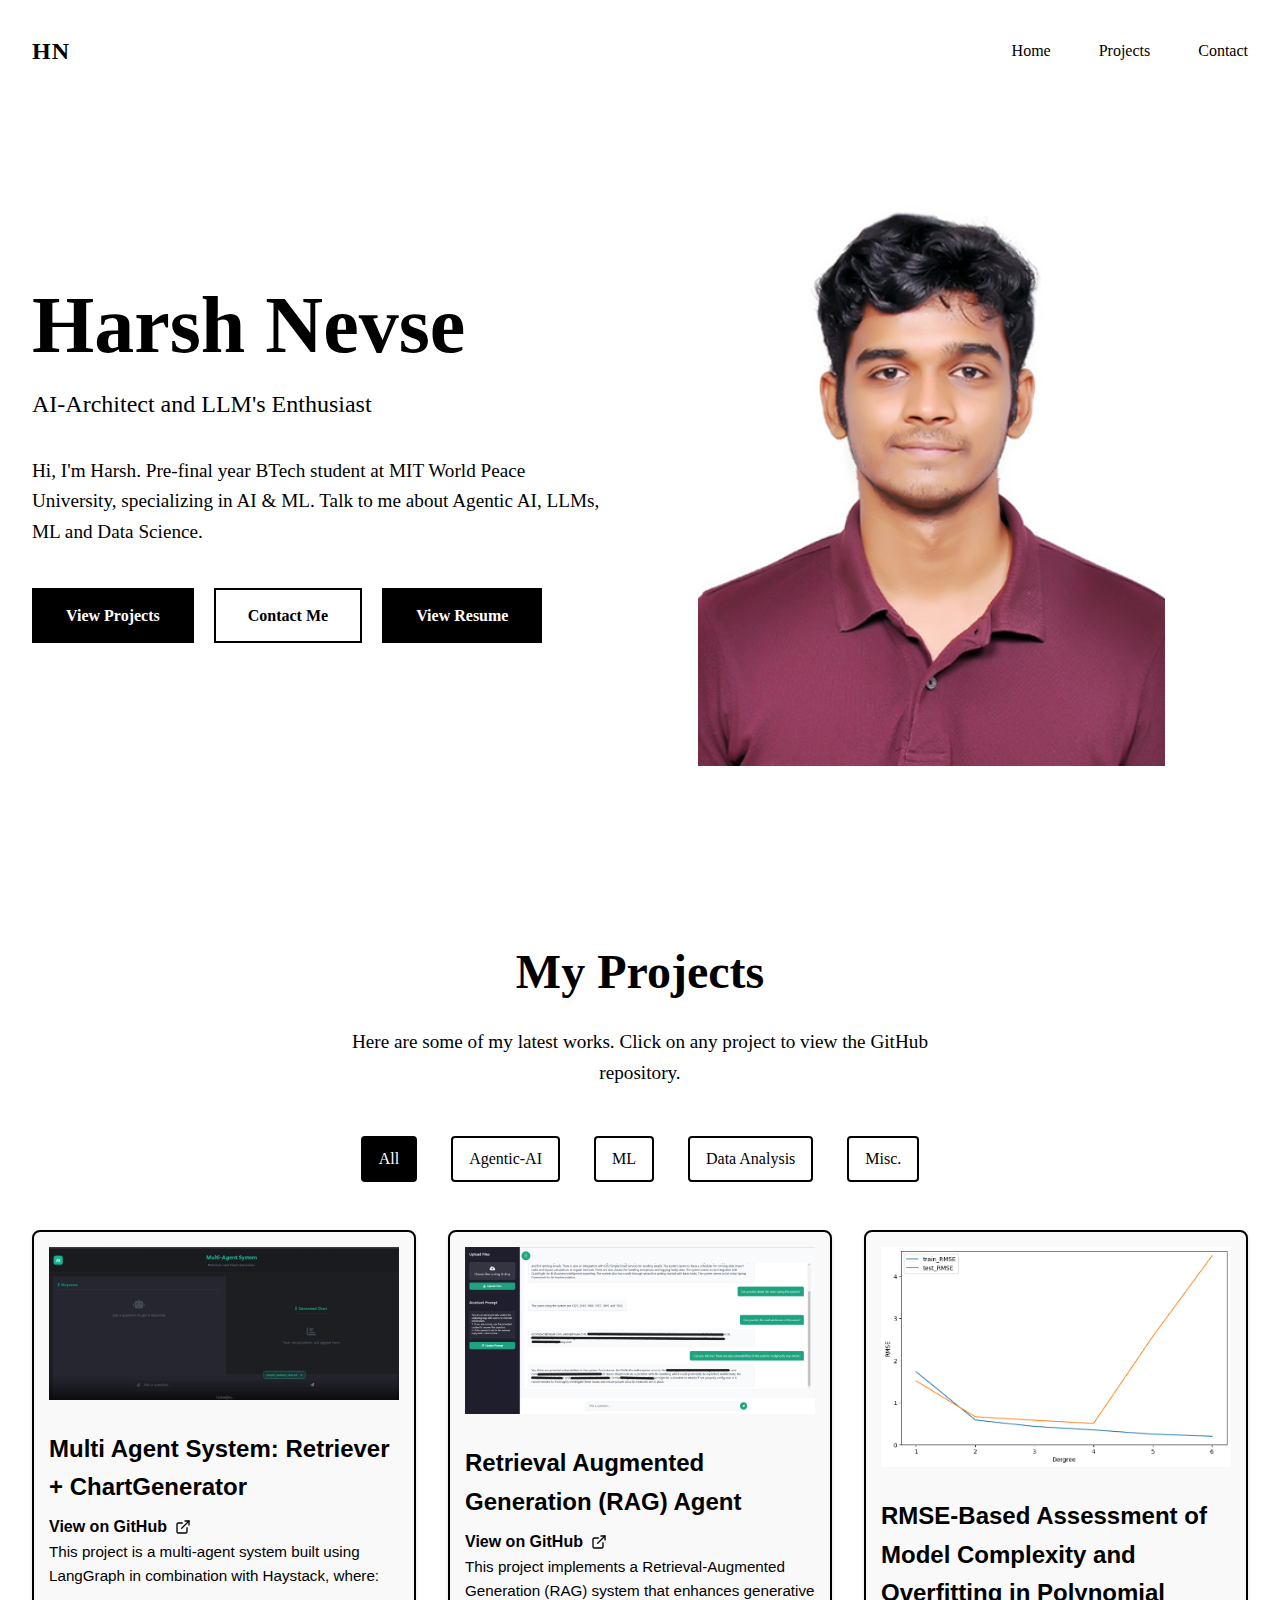
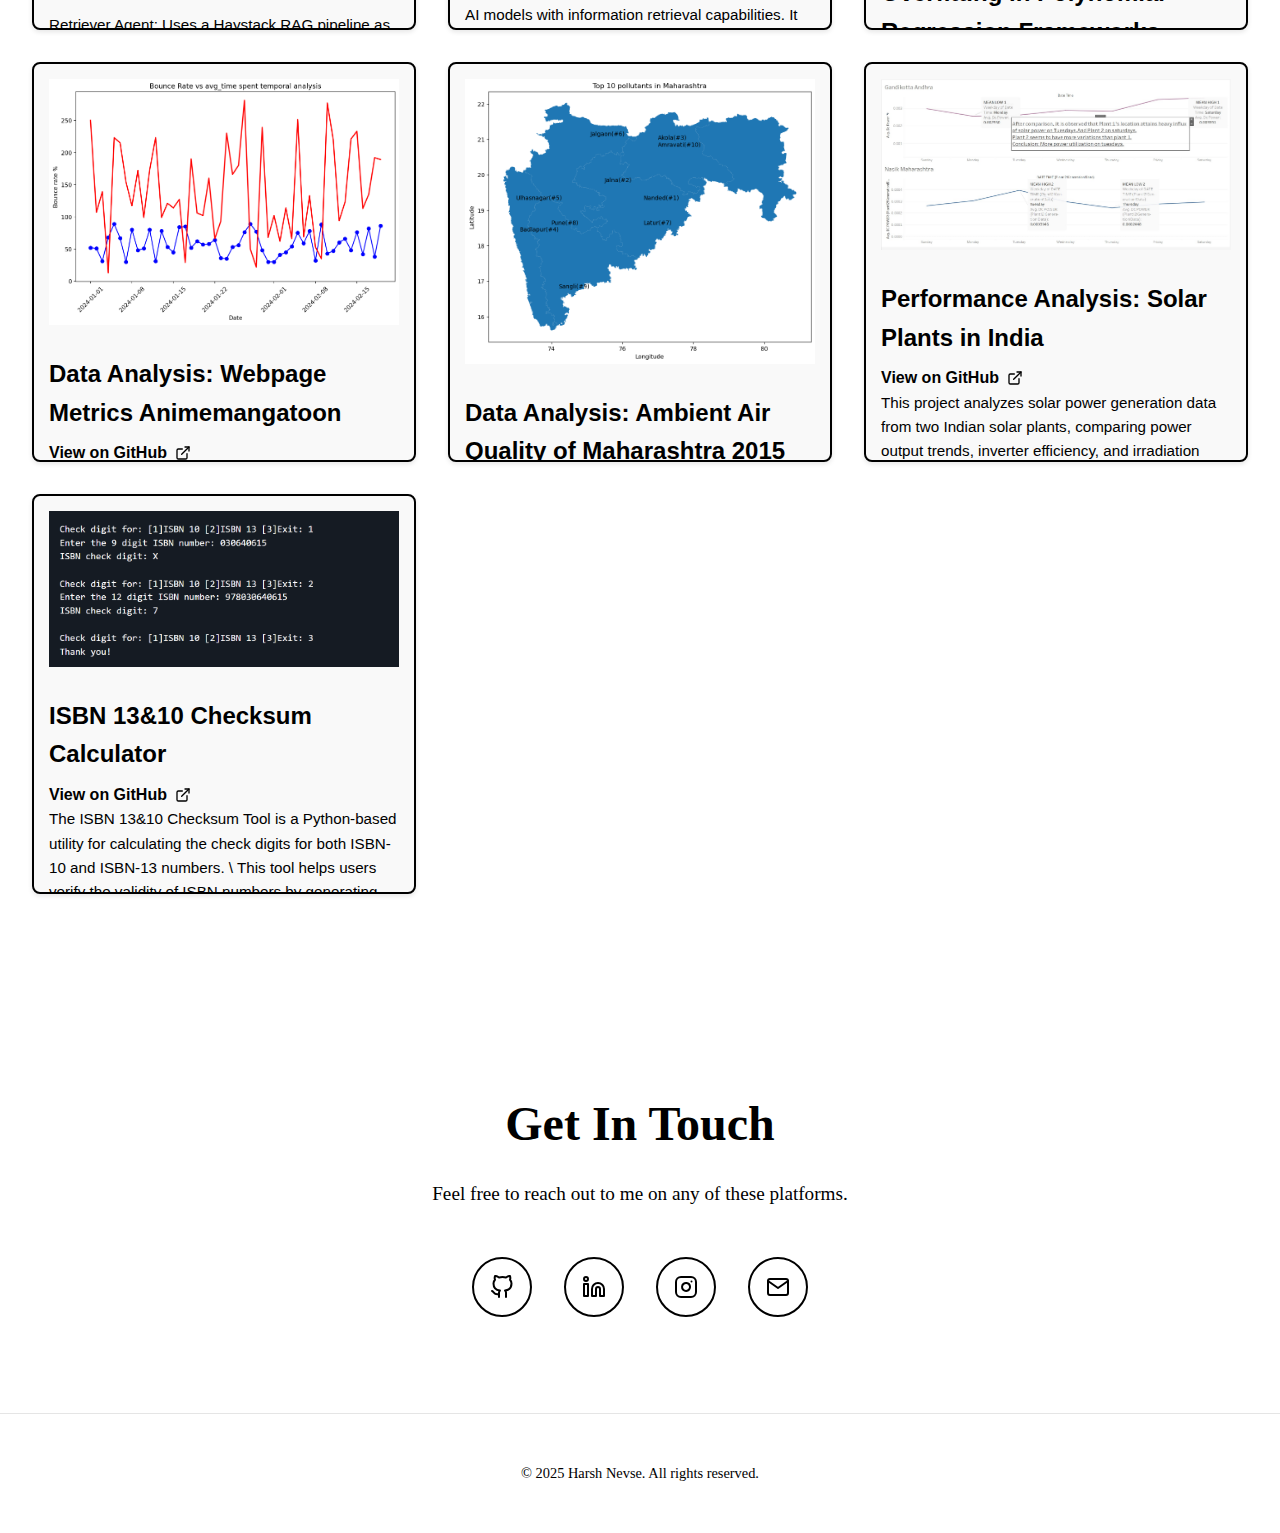
<file: index.html>
<!DOCTYPE html>
<html lang="en">
<head>
    <meta charset="UTF-8">
    <meta name="viewport" content="width=device-width, initial-scale=1.0">
    <link rel="stylesheet" href="style.css">
    <title>Harsh Nevse | Portfolio</title>
</head>
<body>
    <!-- Header & Navigation -->
    <header>
        <div class="container">
            <nav>
                <a href="#" class="logo">HN</a>
                <div class="nav-links">
                    <a href="#" class="nav-link">Home</a>
                    <a href="#projects" class="nav-link">Projects</a>
                    <a href="#contact" class="nav-link">Contact</a>
                </div>
                <button class="menu-btn">&#9776;</button>
            </nav>
        </div>
    </header>

    <!-- Hero Section -->
    <section class="hero">
        <div class="container">
            <div class="hero-content">
                <div class="hero-text">
                    <h1>Harsh Nevse</h1>
                    <p class="title">AI-Architect and LLM's Enthusiast</p>
                    <p class="bio">
                        Hi, I'm Harsh. Pre-final year BTech student at MIT World Peace University, specializing in AI & ML. Talk to me about Agentic AI, LLMs, ML and Data Science.
                    </p>
                    <a href="#projects" class="cta cta-primary">View Projects</a>
                    <a href="#contact" class="cta cta-secondary">Contact Me</a>
                    <a href="https://drive.google.com/file/d/10pxw-CfHO7aeEL7oPDXrV0FJK-mUAsD2/view?usp=sharing" class="cta cta-tertiary" target="_blank">View Resume</a>

                </div>
                <div class="hero-image">
                    <img src="images\New_Latest_photo.jpg" alt="Harsh Nevse" class="portrait">
                </div>
            </div>
        </div>
    </section>

    <!-- Projects Section -->
    <section id="projects" class="projects-section">
        <div class="container">
            <div class="section-header">
                <h2>My Projects</h2>
                <p class="section-desc">
                    Here are some of my latest works. Click on any project to view the GitHub repository.
                </p>
            </div>
            
            <div class="projects-nav">
                <div class="project-tab active" data-filter="all">All</div>
                <div class="project-tab" data-filter="Agentic-AI">Agentic-AI</div>
                <div class="project-tab" data-filter="ML">ML</div>
                <div class="project-tab" data-filter="Data-Analysis">Data Analysis</div>
                <div class="project-tab" data-filter="Misc">Misc.</div>
            </div>
            
            <div class="projects-grid">
                <!-- Project 1 -->
                <div class="project-card" data-category="Agentic-AI">
                    <img src="images/project_1.png" alt="Project 1" class="project-img">
                    <div class="project-content">
                        <h3 class="project-title">Multi Agent System: 
                                    Retriever + ChartGenerator</h3>
                                    <a href="https://github.com/HarshNevse/Multi_Agent_System_Retriever-Chart_Generator" class="project-link" target="_blank">
                                        View on GitHub
                                        <svg width="16" height="16" viewBox="0 0 24 24" fill="none" stroke="currentColor" stroke-width="2" stroke-linecap="round" stroke-linejoin="round">
                                            <path d="M18 13v6a2 2 0 0 1-2 2H5a2 2 0 0 1-2-2V8a2 2 0 0 1 2-2h6"></path>
                                            <polyline points="15 3 21 3 21 9"></polyline>
                                            <line x1="10" y1="14" x2="21" y2="3"></line>
                                        </svg>
                                    </a>
                        <p class="project-desc">This project is a multi-agent system built using LangGraph in combination with Haystack, where:
                            <br><br>
                            Retriever Agent: Uses a Haystack RAG pipeline as a tool to fetch relevant information from user-uploaded documents.
                            <br><br>
                            Chart Generator Agent: Uses a Python REPL tool to generate charts based on retrieved information.</p>
                    </div>
                </div>
                
                <!-- Project 2 -->
                <div class="project-card" data-category="Agentic-AI">
                    <img src="images/project_2.png" alt="Project 2" class="project-img">
                    <div class="project-content">
                        <h3 class="project-title">Retrieval Augmented Generation (RAG) Agent</h3>
                        <a href="https://github.com/HarshNevse/RAG_Agent" class="project-link" target="_blank">
                            View on GitHub
                            <svg width="16" height="16" viewBox="0 0 24 24" fill="none" stroke="currentColor" stroke-width="2" stroke-linecap="round" stroke-linejoin="round">
                                <path d="M18 13v6a2 2 0 0 1-2 2H5a2 2 0 0 1-2-2V8a2 2 0 0 1 2-2h6"></path>
                                <polyline points="15 3 21 3 21 9"></polyline>
                                <line x1="10" y1="14" x2="21" y2="3"></line>
                            </svg>
                        </a>
                        <p class="project-desc">This project implements a Retrieval-Augmented Generation (RAG) system that enhances generative AI models with information retrieval capabilities. 
                                                It allows users to upload documents, query the system, and receive responses based on both stored knowledge and real-time retrieval.</p>
                    </div>
                </div>
                
                <!-- Project 3 -->
                <div class="project-card" data-category="ML">
                    <img src="images/project_3.png" alt="Project 3" class="project-img">
                    <div class="project-content">
                        <h3 class="project-title">RMSE-Based Assessment of Model Complexity and Overfitting in Polynomial Regression Frameworks</h3>
                        <a href="https://github.com/HarshNevse/RMSE-Based-Assessment-of-Model-Complexity-and-Overfitting-in-Polynomial-Regression-Frameworks" class="project-link" target="_blank">
                            View on GitHub
                            <svg width="16" height="16" viewBox="0 0 24 24" fill="none" stroke="currentColor" stroke-width="2" stroke-linecap="round" stroke-linejoin="round">
                                <path d="M18 13v6a2 2 0 0 1-2 2H5a2 2 0 0 1-2-2V8a2 2 0 0 1 2-2h6"></path>
                                <polyline points="15 3 21 3 21 9"></polyline>
                                <line x1="10" y1="14" x2="21" y2="3"></line>
                            </svg>
                        </a>
                        <p class="project-desc">This project demonstrates overfitting in machine learning using polynomial regression on the Advertising dataset. 
                                                By progressively increasing the degree of polynomial features, we analyze the bias-variance trade-off and how model complexity impacts training and testing performance.</p>
                    </div>
                </div>
                
                <!-- Project 4 -->
                <div class="project-card" data-category="Data-Analysis">
                    <img src="images/project_4.png" alt="Project 4" class="project-img">
                    <div class="project-content">
                        <h3 class="project-title">Data Analysis: Webpage Metrics Animemangatoon</h3>
                        <a href="https://github.com/HarshNevse/Data_Analysis_Webpage_Metrics_Animemangatoon" class="project-link" target="_blank">
                            View on GitHub
                            <svg width="16" height="16" viewBox="0 0 24 24" fill="none" stroke="currentColor" stroke-width="2" stroke-linecap="round" stroke-linejoin="round">
                                <path d="M18 13v6a2 2 0 0 1-2 2H5a2 2 0 0 1-2-2V8a2 2 0 0 1 2-2h6"></path>
                                <polyline points="15 3 21 3 21 9"></polyline>
                                <line x1="10" y1="14" x2="21" y2="3"></line>
                            </svg>
                        </a>
                        <p class="project-desc">This project analyzes user engagement data for various articles on AnimeMangaToon using A/B testing and various data visualizations. 
                            The objective is to gain insights into user behavior and suggest improvements to increase user retention and reduce bounce rates.</p>
                        
                    </div>
                </div>
                
                <!-- Project 5 -->
                <div class="project-card" data-category="Data-Analysis">
                    <img src="images/project_5.png" alt="Project 5" class="project-img">
                    <div class="project-content">
                        <h3 class="project-title">Data Analysis: Ambient Air Quality of Maharashtra 2015</h3>
                        <a href="https://github.com/HarshNevse/Ambient_Air_Quality_of_Maharashtra_2015-" class="project-link" target="_blank">
                            View on GitHub
                            <svg width="16" height="16" viewBox="0 0 24 24" fill="none" stroke="currentColor" stroke-width="2" stroke-linecap="round" stroke-linejoin="round">
                                <path d="M18 13v6a2 2 0 0 1-2 2H5a2 2 0 0 1-2-2V8a2 2 0 0 1 2-2h6"></path>
                                <polyline points="15 3 21 3 21 9"></polyline>
                                <line x1="10" y1="14" x2="21" y2="3"></line>
                            </svg>
                        </a>
                        <p class="project-desc">This project analyzes air quality data from Maharashtra for the year 2015, focusing on three key pollutants: SO2, NO2, and RSPM/PM10.
                            The analysis aims to assess pollutant levels, identify trends, and provide insights into potential pollution hotspots and implications for public health.</p>
                        
                    </div>
                </div>
                
                <!-- Project 6 -->
                <div class="project-card" data-category="Data-Analysis">
                    <img src="images/project_6.jpeg" alt="Project 6" class="project-img">
                    <div class="project-content">
                        <h3 class="project-title">Performance Analysis: Solar Plants in India</h3>
                        <a href="https://github.com/HarshNevse/Performance_Analysis_of_Solar_Plants_in_India" class="project-link" target="_blank">
                            View on GitHub
                            <svg width="16" height="16" viewBox="0 0 24 24" fill="none" stroke="currentColor" stroke-width="2" stroke-linecap="round" stroke-linejoin="round">
                                <path d="M18 13v6a2 2 0 0 1-2 2H5a2 2 0 0 1-2-2V8a2 2 0 0 1 2-2h6"></path>
                                <polyline points="15 3 21 3 21 9"></polyline>
                                <line x1="10" y1="14" x2="21" y2="3"></line>
                            </svg>
                        </a>
                        <p class="project-desc">This project analyzes solar power generation data from two Indian solar plants, comparing power output trends, inverter efficiency, and irradiation levels to optimize energy utilization and detect underperforming inverters.</p>
                        
                    </div>
                </div>
                
                <!-- Project 7 -->
                <div class="project-card" data-category="Misc">
                    <img src="images/project_7.png" alt="Project 7" class="project-img">
                    <div class="project-content">
                        <h3 class="project-title">ISBN 13&10 Checksum Calculator</h3>
                        <a href="https://github.com/HarshNevse/ISBN_13-10_Checksum_Calculator/tree/main" class="project-link" target="_blank">
                            View on GitHub
                            <svg width="16" height="16" viewBox="0 0 24 24" fill="none" stroke="currentColor" stroke-width="2" stroke-linecap="round" stroke-linejoin="round">
                                <path d="M18 13v6a2 2 0 0 1-2 2H5a2 2 0 0 1-2-2V8a2 2 0 0 1 2-2h6"></path>
                                <polyline points="15 3 21 3 21 9"></polyline>
                                <line x1="10" y1="14" x2="21" y2="3"></line>
                            </svg>
                        </a>
                        <p class="project-desc">The ISBN 13&10 Checksum Tool is a Python-based utility for calculating the check digits for both ISBN-10 and ISBN-13 numbers. \
                            This tool helps users verify the validity of ISBN numbers by generating the correct check digit based on the initial part of the ISBN.</p>
                        
                    </div>
                </div>
            </div>
        </div>
    </section>

    <!-- Contact Section -->
    <section id="contact" class="contact-section">
        <div class="container">
            <div class="section-header">
                <h2>Get In Touch</h2>
                <p class="section-desc">
                    Feel free to reach out to me on any of these platforms.
                </p>
            </div>
            
            <div class="socials">
                <!-- GitHub -->
                <a href="https://github.com/HarshNevse" class="social-link" target="_blank">
                    <svg xmlns="http://www.w3.org/2000/svg" width="24" height="24" viewBox="0 0 24 24" fill="none" stroke="currentColor" stroke-width="2" stroke-linecap="round" stroke-linejoin="round" class="social-icon">
                        <path d="M9 19c-5 1.5-5-2.5-7-3m14 6v-3.87a3.37 3.37 0 0 0-.94-2.61c3.14-.35 6.44-1.54 6.44-7A5.44 5.44 0 0 0 20 4.77 5.07 5.07 0 0 0 19.91 1S18.73.65 16 2.48a13.38 13.38 0 0 0-7 0C6.27.65 5.09 1 5.09 1A5.07 5.07 0 0 0 5 4.77a5.44 5.44 0 0 0-1.5 3.78c0 5.42 3.3 6.61 6.44 7A3.37 3.37 0 0 0 9 18.13V22"></path>
                    </svg>
                </a>
                
                <!-- LinkedIn -->
                <a href="https://www.linkedin.com/in/harsh-nevse-41487020b/" class="social-link" target="_blank">
                    <svg xmlns="http://www.w3.org/2000/svg" width="24" height="24" viewBox="0 0 24 24" fill="none" stroke="currentColor" stroke-width="2" stroke-linecap="round" stroke-linejoin="round" class="social-icon">
                        <path d="M16 8a6 6 0 0 1 6 6v7h-4v-7a2 2 0 0 0-2-2 2 2 0 0 0-2 2v7h-4v-7a6 6 0 0 1 6-6z"></path>
                        <rect x="2" y="9" width="4" height="12"></rect>
                        <circle cx="4" cy="4" r="2"></circle>
                    </svg>
                </a>
                
                <!-- Instagram -->
                <a href="https://www.instagram.com/nevse_harsh/" class="social-link" target="_blank">
                    <svg xmlns="http://www.w3.org/2000/svg" width="24" height="24" viewBox="0 0 24 24" fill="none" stroke="currentColor" stroke-width="2" stroke-linecap="round" stroke-linejoin="round" class="social-icon">
                        <rect x="2" y="2" width="20" height="20" rx="5" ry="5"></rect>
                        <path d="M16 11.37A4 4 0 1 1 12.63 8 4 4 0 0 1 16 11.37z"></path>
                        <line x1="17.5" y1="6.5" x2="17.51" y2="6.5"></line>
                    </svg>
                </a>
                
                <!-- Email -->
                <a href="mailto:harshnevse29@gmail.com" class="social-link">
                    <svg xmlns="http://www.w3.org/2000/svg" width="24" height="24" viewBox="0 0 24 24" fill="none" stroke="currentColor" stroke-width="2" stroke-linecap="round" stroke-linejoin="round" class="social-icon">
                        <path d="M4 4h16c1.1 0 2 .9 2 2v12c0 1.1-.9 2-2 2H4c-1.1 0-2-.9-2-2V6c0-1.1.9-2 2-2z"></path>
                        <polyline points="22,6 12,13 2,6"></polyline>
                    </svg>
                </a>
            </div>
        </div>
    </section>

    <!-- Footer -->
    <footer>
        <div class="container">
            <p class="copyright">© 2025 Harsh Nevse. All rights reserved.</p>
        </div>
    </footer>
    <script src="script.js"></script>
</body>
</html>
</file>
<file: style.css>
/* Global Styles */
  :root {
    --black: #000;
    --white: #fff;
    --transition: all 0.3s ease;
}

* {
    margin: 0;
    padding: 0;
    box-sizing: border-box;
    font-family: Consolas;
}

body {
    font-family: Consolas;
    background-color: var(--white);
    color: var(--black);
    line-height: 1.6;
    overflow-x: hidden;
}

a {
    color: var(--black);
    text-decoration: none;
}

.container {
    max-width: 1400px;
    margin: 0 auto;
    padding: 0 2rem;
}

/* Header & Navigation */
header {
    padding: 2rem 0;
    position: relative;
}

nav {
    display: flex;
    justify-content: space-between;
    align-items: center;
}

.logo {
    font-size: 1.5rem;
    font-weight: 700;
    letter-spacing: 1px;
}

.nav-links {
    display: flex;
    gap: 3rem;
}

.nav-link {
    font-weight: 500;
    position: relative;
    transition: var(--transition);
}

.nav-link::after {
    content: '';
    position: absolute;
    bottom: -5px;
    left: 0;
    width: 0;
    height: 2px;
    background-color: var(--black);
    transition: var(--transition);
}

.nav-link:hover::after {
    width: 100%;
}

.menu-btn {
    display: none;
    background: none;
    border: none;
    font-size: 1.5rem;
    cursor: pointer;
}

/* Hero Section */
.hero {
    padding: 4rem 0;
    min-height: 80vh;
}

.hero-content {
    display: flex;
    align-items: center;
    justify-content: space-between;
    gap: 4rem;
}

.hero-text {
    flex: 1;
}

.hero-image {
    flex: 1;
    position: relative;
    overflow: hidden;
}

.portrait {
    width: 90%;
    height: 600px;
    object-fit: contain;
    transition: transform 0.5s ease;
}

.portrait:hover {
    transform: scale(1.03);
}

h1 {
    font-size: 5rem;
    font-weight: 800;
    margin-bottom: 1rem;
    line-height: 1.1;
}

.title {
    font-size: 1.5rem;
    font-weight: 500;
    margin-bottom: 2rem;
}

.bio {
    font-size: 1.2rem;
    max-width: 600px;
    margin-bottom: 2.5rem;
}
.cta {
    display: inline-block;
    padding: 0.8rem 2rem;
    border: 2px solid var(--black);
    font-weight: 600;
    transition: var(--transition);
    margin-right: 1rem;
    margin-bottom: 1rem;
    text-align: center;
}

.cta-primary {
    background-color: var(--black);
    color: var(--white);
}

.cta-primary:hover {
    background-color: var(--white);
    color: var(--black);
}

.cta-secondary {
    background-color: var(--white);
    color: var(--black);
}

.cta-secondary:hover {
    background-color: var(--black);
    color: var(--white);
}

/* New tertiary button for Resume */
.cta-tertiary {
    background-color: var(--black);
    color: var(--white);
}

.cta-tertiary:hover {
    background-color: var(--white);
    color: var(--black);
}

/* Projects Section */

.project-title, 
.project-desc, 
.project-link {
    font-family: 'Inter', -apple-system, BlinkMacSystemFont, 'Segoe UI', Roboto, Oxygen, Ubuntu, Cantarell, 'Open Sans', 'Helvetica Neue', sans-serif;
}


.projects-section {
    padding: 6rem 0;
}

.section-header {
    text-align: center;
    margin-bottom: 3rem;
}

h2 {
    font-size: 3rem;
    font-weight: 700;
    margin-bottom: 1rem;
}

.section-desc {
    font-size: 1.2rem;
    max-width: 600px;
    margin: 0 auto;
}

.projects-nav {
    display: flex;
    justify-content: center;
    flex-wrap: wrap;
    gap: 1.5rem;
    margin-bottom: 3rem;
}

.project-tab {
    margin: 0 5px;
    padding: 8px 16px;
    cursor: pointer;
    border: 2px solid var(--black);
    border-radius: 4px;
    transition: var(--transition);
    font-weight: 500;
}

.project-tab.active {
    background-color: var(--black);
    color: var(--white);
}

.project-tab:hover {
    background-color: var(--black);
    color: var(--white);
}

.projects-grid {
    display: grid;
    grid-template-columns: repeat(auto-fill, minmax(350px, 1fr));
    gap: 2rem;
    align-items: stretch;
}

.project-card {
    display: flex;
    flex-direction: column;
    min-height: 400px;
    box-sizing: border-box;
    position: relative;
    overflow: hidden;
    border: 2px solid var(--black);
    transition: var(--transition);
    height: 400px;
    /* Add other existing styles like background, border-radius, etc. */
    background-color: #f9f9f9; /* Example */
    border-radius: 8px;      /* Example */
    box-shadow: 0 2px 5px rgba(0,0,0,0.1); /* Example */

}

.project-card:hover {
    transform: translateY(-10px);
    box-shadow: 0 20px 30px rgba(0, 0, 0, 0.1);
}

.project-img {
    padding: 15px;
    width: 100%;
    height: auto;
    object-fit: cover;
    flex-shrink: 0;
}

.project-content {
    padding: 15px;
    display: flex;
    flex-direction: column;
    flex-grow: 1;
    /* This is the key part for handling overflow */
    overflow-y: auto; /* Add vertical scroll ONLY when needed */

    /* Optional: Set a max-height if you want to limit scrolling area */
    /* max-height: 250px; */ /* Adjust as needed */
}

.project-title {
    margin-top: 0; /* Remove default top margin if needed */
    flex-shrink: 0; /* Prevent title from shrinking */
    font-size: 1.5rem;
    font-weight: 600;
    margin-bottom: 0.5rem;
}

.project-desc {
    flex-grow: 1;
    font-size: 0.95rem;
    margin-bottom: 15px;
    word-wrap: break-word;
    overflow-wrap: break-word;
}

.project-link {
    margin-top: auto;
    flex-shrink: 0;
    display: inline-flex;
    align-items: center;
    font-weight: 600;
    transition: var(--transition);
}

.project-link:hover {
    text-decoration: underline;
}

.project-link svg {
    margin-left: 0.5rem;
}

/* Contact Section */
.contact-section {
    padding: 6rem 0;
    background-color: var(--white);
}

.socials {
    display: flex;
    justify-content: center;
    gap: 2rem;
    margin-top: 3rem;
}

.social-link {
    display: flex;
    align-items: center;
    justify-content: center;
    width: 60px;
    height: 60px;
    border: 2px solid var(--black);
    border-radius: 50%;
    transition: var(--transition);
}

.social-link:hover {
    background-color: var(--black);
    color: var(--white);
}

.social-icon {
    font-size: 1.5rem;
}

/* Footer */
footer {
    padding: 3rem 0;
    text-align: center;
    border-top: 1px solid rgba(0, 0, 0, 0.1);
}

.copyright {
    font-size: 0.9rem;
}

/* Responsive Design */
@media screen and (max-width: 1024px) {
    h1 {
        font-size: 4rem;
    }
    
    .hero-content {
        flex-direction: column-reverse;
        text-align: center;
        gap: 3rem;
    }
    
    .bio {
        margin: 0 auto 2.5rem auto;
    }
    
    .portrait {
        height: 450px;
    }
}

@media screen and (max-width: 768px) {
    .nav-links {
        position: fixed;
        top: 0;
        right: 0;
        height: 100vh;
        width: 250px;
        background-color: var(--white);
        flex-direction: column;
        justify-content: center;
        align-items: center;
        transform: translateX(100%);
        transition: var(--transition);
        z-index: 100;
        box-shadow: -10px 0 30px rgba(0, 0, 0, 0.1);
    }
    
    .nav-links.active {
        transform: translateX(0);
    }
    
    .menu-btn {
        display: block;
        z-index: 101;
    }
    
    h1 {
        font-size: 3rem;
    }
    
    h2 {
        font-size: 2.5rem;
    }
    
    .projects-grid {
        grid-template-columns: repeat(auto-fill, minmax(280px, 1fr));
    }
}

@media screen and (max-width: 480px) {
    .container {
        padding: 0 1.5rem;
    }
    
    h1 {
        font-size: 2.5rem;
    }
    
    .title {
        font-size: 1.2rem;
    }
    
    .bio {
        font-size: 1rem;
    }
    
    .projects-nav {
        gap: 1rem;
    }
    
    .project-tab {
        padding: 0.4rem 1rem;
        font-size: 0.9rem;
    }
    
    .projects-grid {
        grid-template-columns: 1fr;
    }
}
</file>
